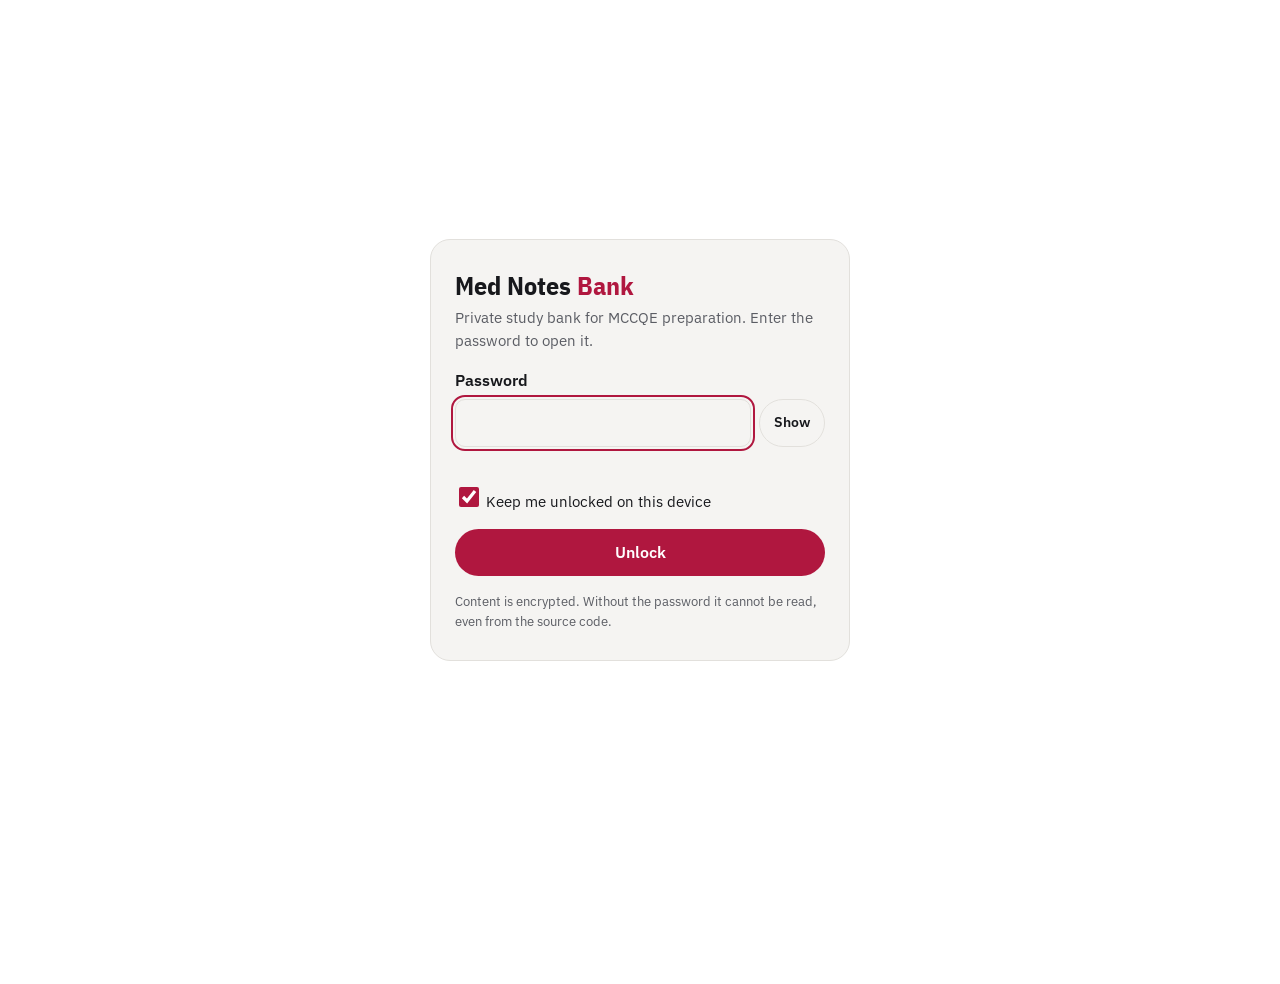
<file: site/index.html>
<!DOCTYPE html>
<html lang="en">
<head>
<meta charset="utf-8">
<meta name="viewport" content="width=device-width, initial-scale=1, viewport-fit=cover">
<meta http-equiv="Content-Security-Policy" content="default-src 'self'; script-src 'self'; style-src 'self' 'unsafe-inline'; img-src 'self' data: blob:; font-src 'self'; connect-src 'self'; worker-src 'self'; manifest-src 'self'; object-src 'none'; base-uri 'none'; form-action 'none'">
<meta name="referrer" content="no-referrer">
<meta name="robots" content="noindex, nofollow, noarchive">
<meta name="description" content="Private MCCQE study bank: notes, exam-style questions and flashcards.">
<meta name="color-scheme" content="light dark">
<meta name="theme-color" content="#b0173f">
<title>Med Notes Bank</title>
<link rel="icon" href="favicon.png" type="image/png">
<link rel="apple-touch-icon" href="assets/icons/apple-touch-icon.png">
<link rel="manifest" href="manifest.webmanifest">
<link rel="preload" href="assets/fonts/ibm-plex-sans-latin-400-normal.woff2" as="font" type="font/woff2" crossorigin>
<link rel="stylesheet" href="assets/app.css?v=943985dec4">
<script src="assets/vault.js?v=943985dec4" defer></script>
<script src="assets/app.js?v=943985dec4" defer></script>
</head>
<body class="locked">
<section id="lock" class="lock" role="main" aria-label="Unlock Med Notes Bank" hidden>
 <div class="lock-card">
  <h1 class="brand">Med Notes <b>Bank</b></h1>
  <p>Private study bank for MCCQE preparation. Enter the password to open it.</p>
  <form id="lockForm" autocomplete="on" novalidate>
   <input type="text" name="username" value="med-notes-bank" autocomplete="username" hidden>
   <label for="lockPw">Password</label>
   <div class="pwrow"><input class="inp" id="lockPw" name="password" type="password" autocomplete="current-password" autocapitalize="none" spellcheck="false" required aria-describedby="lockErr"><button type="button" class="btn ghost small" id="lockShow" aria-pressed="false" aria-label="Show password">Show</button></div>
   <p class="lock-err" id="lockErr" role="alert" aria-live="assertive"></p>
   <label class="lock-rem"><input type="checkbox" id="lockRemember" checked> Keep me unlocked on this device</label>
   <button class="btn" id="lockGo" type="submit" style="width:100%">Unlock</button>
  </form>
  <p id="lockUnsupported" hidden>This browser cannot open the encrypted bank. Use a current version of Chrome, Edge, Firefox or Safari.</p>
  <p class="lock-foot">Content is encrypted. Without the password it cannot be read, even from the source code.</p>
 </div>
</section>


<header class="top"><div class="wrap bar">
 <div class="brand">Med Notes <b>Bank</b></div>
 <span class="sync" id="sync" aria-live="polite"></span>
 <nav class="tabs" aria-label="Main">
  <a href="#home" data-v="home"><svg viewBox="0 0 24 24" fill="none" stroke="currentColor" stroke-width="2"><path d="M3 11l9-7 9 7v9a1 1 0 0 1-1 1h-5v-6H9v6H4a1 1 0 0 1-1-1z"/></svg>Home</a>
  <a href="#test" data-v="test"><svg viewBox="0 0 24 24" fill="none" stroke="currentColor" stroke-width="2"><rect x="4" y="3" width="16" height="18" rx="2"/><path d="M8 8h8M8 12h8M8 16h5"/></svg>Test</a>
  <a href="#cards" data-v="cards"><svg viewBox="0 0 24 24" fill="none" stroke="currentColor" stroke-width="2"><rect x="3" y="6" width="14" height="14" rx="2"/><path d="M7 3h12a2 2 0 0 1 2 2v12"/></svg>Cards</a>
  <a href="#browse" data-v="browse"><svg viewBox="0 0 24 24" fill="none" stroke="currentColor" stroke-width="2"><circle cx="11" cy="11" r="7"/><path d="M20 20l-4-4"/></svg>Notes</a>
  <a href="#more" data-v="more"><svg viewBox="0 0 24 24" fill="none" stroke="currentColor" stroke-width="2"><circle cx="5" cy="12" r="1.6"/><circle cx="12" cy="12" r="1.6"/><circle cx="19" cy="12" r="1.6"/></svg>More</a>
 </nav>
</div></header>
<main class="wrap" id="main"><p class="empty">Loading your question bank…</p></main>
<div class="zoom" id="zoom" role="dialog" aria-label="Source image viewer"><div class="zbar"><button type="button" id="zPrev" aria-label="Previous image">‹ Prev</button><span id="zCount"></span><button type="button" id="zNext" aria-label="Next image">Next ›</button><button type="button" id="zClose" aria-label="Close viewer">Close</button></div><img alt="Source screenshot"></div>
<dialog id="report"><form method="dialog" id="reportForm">
 <h3 style="font-size:22px;margin-bottom:6px">Report a problem</h3>
 <p class="muted" style="margin:0 0 12px;font-size:14px" id="reportQ"></p>
 <div class="chips" id="reportWhy" role="group" aria-label="Problem type">
  <button type="button" class="chip" aria-pressed="false" data-why="Wrong answer">Wrong answer</button>
  <button type="button" class="chip" aria-pressed="false" data-why="Ambiguous">Ambiguous</button>
  <button type="button" class="chip" aria-pressed="false" data-why="Typo / formatting">Typo / formatting</button>
  <button type="button" class="chip" aria-pressed="false" data-why="Not Canadian guidance">Not Canadian guidance</button>
 </div>
 <p style="margin:14px 0 6px;font-size:14px">Details (optional)</p>
 <textarea id="reportNote" aria-label="Details"></textarea>
 <div class="row" style="justify-content:flex-end;margin-top:14px"><button class="btn ghost small" value="cancel">Cancel</button><button class="btn small" value="send" id="reportSend">Send report</button></div>
</form></dialog>
<dialog id="finishDlg"><h3 style="font-size:22px;margin-bottom:6px">Finish this test?</h3>
 <p id="finishMsg" style="margin:0 0 14px"></p>
 <div class="row" style="justify-content:flex-end"><button class="btn ghost small" id="fGoUn">Go to first unanswered</button><button class="btn ghost small" id="fGoMk">Review marked</button><button class="btn small" id="fFinish">Finish test</button></div>
 <button class="linkbtn" id="fCancel" style="margin-top:6px">Keep working</button></dialog>
<dialog id="labsDlg" class="wide"><div class="th"><h3 style="font-size:22px">Lab values</h3><button class="btn ghost small" id="labsClose">Close</button></div>
 <p class="muted" style="font-size:13px;margin:4px 0 0">Typical adult reference ranges in SI units. Your lab's ranges may differ.</p>
 <input class="inp" id="labsQ" type="search" placeholder="Filter, e.g. sodium" aria-label="Filter lab values" style="margin-top:10px">
 <div class="conv" aria-label="Unit converter"><input class="inp" id="cvVal" type="number" inputmode="decimal" placeholder="Value" aria-label="Value to convert"><select class="inp" id="cvType" aria-label="Conversion">
  <option value="glu">Glucose mg/dL → mmol/L</option><option value="cre">Creatinine mg/dL → µmol/L</option><option value="chol">Cholesterol (LDL, HDL, total) mg/dL → mmol/L</option><option value="tg">Triglycerides mg/dL → mmol/L</option><option value="bili">Bilirubin mg/dL → µmol/L</option><option value="ca">Calcium mg/dL → mmol/L</option><option value="hb">Hemoglobin g/dL → g/L</option><option value="bun">BUN mg/dL → urea mmol/L</option></select><b id="cvOut" aria-live="polite">—</b></div>
 <div class="dlgbody" id="labsBody"></div></dialog>
<dialog id="keysDlg"><div class="th"><h3 style="font-size:22px">Keyboard shortcuts</h3><button class="btn ghost small" id="keysClose">Close</button></div>
 <table class="keys"><tbody>
 <tr><td><kbd>1</kbd>–<kbd>4</kbd> or <kbd>A</kbd>–<kbd>D</kbd></td><td>Choose an answer</td></tr>
 <tr><td><kbd>X</kbd> then <kbd>1</kbd>–<kbd>4</kbd></td><td>Cross out an option</td></tr>
 <tr><td><kbd>Enter</kbd></td><td>Submit answer / next question</td></tr>
 <tr><td><kbd>←</kbd> <kbd>→</kbd></td><td>Previous / next question (exam mode)</td></tr>
 <tr><td><kbd>F</kbd></td><td>Mark for review</td></tr>
 <tr><td><kbd>L</kbd></td><td>Lab values</td></tr>
 <tr><td><kbd>N</kbd></td><td>Jump to your note (after answering)</td></tr>
 <tr><td><kbd>Space</kbd>, then <kbd>1</kbd>–<kbd>4</kbd></td><td>Flashcards: reveal, then rate</td></tr>
 <tr><td><kbd>/</kbd></td><td>Search notes</td></tr>
 <tr><td><kbd>?</kbd></td><td>This list</td></tr>
 <tr><td><kbd>Esc</kbd></td><td>Close a viewer or dialog</td></tr></tbody></table></dialog>
<div class="toast" id="toast" role="status"></div>


<noscript><p style="padding:24px">Med Notes Bank needs JavaScript enabled.</p></noscript>
</body>
</html>
</file>
<file: site/assets/app.css>
@font-face{font-family:"IBM Plex Sans";font-style:normal;font-weight:400;font-display:swap;src:url(fonts/ibm-plex-sans-latin-400-normal.woff2) format("woff2")}
@font-face{font-family:"IBM Plex Sans";font-style:normal;font-weight:500;font-display:swap;src:url(fonts/ibm-plex-sans-latin-500-normal.woff2) format("woff2")}
@font-face{font-family:"IBM Plex Sans";font-style:normal;font-weight:600;font-display:swap;src:url(fonts/ibm-plex-sans-latin-600-normal.woff2) format("woff2")}
@font-face{font-family:"IBM Plex Sans Condensed";font-style:normal;font-weight:500;font-display:swap;src:url(fonts/ibm-plex-sans-condensed-latin-500-normal.woff2) format("woff2")}
@font-face{font-family:"IBM Plex Sans Condensed";font-style:normal;font-weight:600;font-display:swap;src:url(fonts/ibm-plex-sans-condensed-latin-600-normal.woff2) format("woff2")}
@font-face{font-family:"IBM Plex Sans Condensed";font-style:normal;font-weight:700;font-display:swap;src:url(fonts/ibm-plex-sans-condensed-latin-700-normal.woff2) format("woff2")}


/* VOICE: clinical, calm, exact — an exam-prep workstation, not a toy.
   IDEA: a question bank console: a ruled answer sheet, a navigator strip of numbered squares, a reviewer's red pen for flags.
   PICTURE: the question card itself (stem, lettered options, navigator) is the picture; the dashboard leads with your score by specialty.
   COLOUR and TYPE: white paper, near-black ink, one crimson accent; green/red only for right/wrong. Plex Sans Condensed headings, Plex Sans text.
   LAYOUT: single 860px column; sticky top bar on desktop, bottom tab bar on phones; tests take the whole screen. */
:root{color-scheme:light dark;
 --bg:light-dark(#ffffff,#121316);--panel:light-dark(#f5f4f2,#1b1c20);--panel2:light-dark(#ecebe8,#24262b);--ink:light-dark(#17181c,#ecebe8);--mute:light-dark(#5b5d64,#a3a5ab);
 --line:light-dark(#e2e0dc,#2e3035);--acc:light-dark(#b0173f,#ff6f8f);--accbg:light-dark(#fbe9ee,#3a1520);--onacc:light-dark(#fff,#24060f);
 --ok:light-dark(#1f7a4c,#6fd3a0);--okbg:light-dark(#e5f4ec,#12301f);--err:light-dark(#b3261e,#ff8a80);--errbg:light-dark(#fdecea,#3b1715);
 --old:light-dark(#8a5a00,#ffc857);--oldbg:light-dark(#fff4d6,#352a0e);--cau:light-dark(#9a4d00,#ffb070);--caubg:light-dark(#fff0e0,#35210f);--mk:light-dark(#b26b00,#ffc04d)}
:root[data-theme=light]{color-scheme:light}:root[data-theme=dark]{color-scheme:dark}
*{box-sizing:border-box;min-width:0}
body{margin:0;background:var(--bg);color:var(--ink);font:16px/1.55 "IBM Plex Sans",system-ui,sans-serif;overflow-x:clip;padding-bottom:84px}
h1,h2,h3{font-family:"IBM Plex Sans Condensed",sans-serif;line-height:1.12;margin:0;text-wrap:balance}
button,input,select,textarea{font:inherit;color:inherit}
button{cursor:pointer}
.wrap{max-width:860px;margin:0 auto;padding:0 max(4vw,14px)}
header.top{position:sticky;top:0;z-index:10;background:var(--bg);border-bottom:1px solid var(--line)}
.bar{display:flex;align-items:center;gap:12px;min-height:58px}
.brand{font:700 21px "IBM Plex Sans Condensed",sans-serif;white-space:nowrap}.brand b{color:var(--acc)}
.sync{font-size:12px;color:var(--mute);white-space:nowrap;margin-left:auto}
nav.tabs{display:flex;gap:2px}
nav.tabs a{display:flex;align-items:center;gap:6px;padding:8px 13px;border-radius:999px;text-decoration:none;color:var(--mute);font-weight:500;min-height:44px}
nav.tabs a.on{background:var(--ink);color:var(--bg)}
nav.tabs svg{width:18px;height:18px;flex:none}
main{padding-bottom:30px}
.h{font-size:clamp(26px,5vw,36px);margin:22px 0 6px}
.sub{color:var(--mute);margin:0 0 18px}
.sec-h{font-size:20px;margin:28px 0 10px}
.btn{display:inline-flex;align-items:center;justify-content:center;gap:8px;padding:11px 20px;border-radius:999px;border:0;background:var(--acc);color:var(--onacc);font-weight:600;min-height:46px;text-decoration:none}
.btn.ghost{background:none;border:1.5px solid var(--line);color:var(--ink)}
.btn.small{min-height:38px;padding:7px 14px;font-size:14px}
.btn:disabled{opacity:.45;cursor:not-allowed}
.row{display:flex;gap:10px;flex-wrap:wrap;align-items:center}
.muted{color:var(--mute)}
/* dashboard */
.kpis{display:grid;grid-template-columns:repeat(4,minmax(0,1fr));gap:10px;margin:8px 0 6px}
.kpi{background:var(--panel);border-radius:14px;padding:14px}
.kpi b{display:block;font:700 clamp(24px,4vw,32px) "IBM Plex Sans Condensed",sans-serif}
.kpi span{font-size:13px;color:var(--mute)}
.spec{display:grid;grid-template-columns:minmax(0,190px) minmax(0,1fr) auto;gap:10px;align-items:center;padding:7px 0;border-bottom:1px solid var(--line);font-size:15px}
.meter{height:10px;background:var(--panel2);border-radius:6px;overflow:hidden;position:relative}
.meter i{position:absolute;inset:0 auto 0 0;background:var(--ink);border-radius:6px}
.meter i.good{background:var(--ok)}.meter i.mid{background:var(--mk)}.meter i.low{background:var(--err)}
.spec em{font-style:normal;text-align:right;color:var(--mute);font-size:13px;white-space:nowrap}
.cta{display:grid;grid-template-columns:repeat(2,minmax(0,1fr));gap:10px;margin-top:16px}
.cta a{display:block;padding:18px;border-radius:16px;border:1.5px solid var(--line);text-decoration:none;color:inherit}
.cta a b{display:block;font:600 18px "IBM Plex Sans Condensed",system-ui,sans-serif;margin-bottom:2px}
.cta a.prim{background:var(--ink);color:var(--bg);border-color:var(--ink)}
.cta a span{font-size:14px;opacity:.8}
/* builder */
fieldset{border:0;padding:0;margin:0 0 20px}
legend{font:600 16px "IBM Plex Sans Condensed",system-ui,sans-serif;margin-bottom:8px;padding:0}
.chips{display:flex;flex-wrap:wrap;gap:6px}
.chip{border:1.5px solid var(--line);background:none;padding:7px 12px;border-radius:999px;font-size:14px;min-height:40px}
.chip[aria-pressed=true]{background:var(--accbg);border-color:var(--acc);color:var(--acc);font-weight:600}
.chip small{color:var(--mute);margin-left:4px;font-weight:400}
.seg{display:inline-flex;border:1.5px solid var(--line);border-radius:12px;overflow:hidden;flex-wrap:wrap}
.seg button{border:0;background:none;padding:10px 15px;min-height:44px}
.seg button[aria-pressed=true]{background:var(--ink);color:var(--bg)}
.hint{font-size:14px;color:var(--mute);margin-top:6px}
/* runner */
.runbar{display:flex;align-items:center;gap:12px;padding:10px 0;border-bottom:1px solid var(--line);position:sticky;top:58px;background:var(--bg);z-index:5}
.runbar .prog{flex:1;height:6px;background:var(--panel2);border-radius:4px;overflow:hidden}
.runbar .prog i{display:block;height:100%;background:var(--acc)}
.clock{font:600 15px "IBM Plex Sans Condensed",system-ui,sans-serif;font-variant-numeric:tabular-nums;white-space:nowrap}
.clock.warn{color:var(--err)}
.qhead{display:flex;justify-content:space-between;align-items:center;gap:10px;margin:18px 0 8px;flex-wrap:wrap}
.qmeta{font-size:13px;color:var(--mute)}
.stem{font-size:clamp(18px,2.6vw,21px);line-height:1.5;margin:0 0 6px;font-weight:500}
.clue{margin:10px 0 0;padding:12px 16px;border-left:4px solid var(--acc);background:var(--panel);border-radius:0 12px 12px 0;font-size:18px}
.opts{display:grid;gap:8px;margin:18px 0}
.opt{display:grid;grid-template-columns:34px minmax(0,1fr) 40px;align-items:center;gap:10px;border:1.5px solid var(--line);border-radius:14px;background:var(--bg);min-height:56px;padding:6px 6px 6px 10px;text-align:left}
.opt .let{width:30px;height:30px;border-radius:50%;border:1.5px solid var(--line);display:grid;place-items:center;font-weight:600;font-size:14px}
.opt.sel{border-color:var(--ink);background:var(--panel)}.opt.sel .let{background:var(--ink);color:var(--bg);border-color:var(--ink)}
.opt.right{border-color:var(--ok);background:var(--okbg)}.opt.right .let{background:var(--ok);color:#fff;border-color:var(--ok)}
.opt.wrong{border-color:var(--err);background:var(--errbg)}.opt.wrong .let{background:var(--err);color:#fff;border-color:var(--err)}
.opt.struck .txt{text-decoration:line-through;opacity:.45}
.opt .x{border:0;background:none;color:var(--mute);border-radius:8px;min-height:36px;font-size:18px}
.opt .x:hover{background:var(--panel2)}
.opt .pick{border:0;background:none;padding:0;text-align:left;display:contents}
.qnav{display:flex;gap:8px;justify-content:space-between;flex-wrap:wrap;margin-top:6px}
.grid{display:flex;flex-wrap:wrap;gap:6px;margin:18px 0}
.grid button{width:40px;height:40px;border-radius:9px;border:1.5px solid var(--line);background:none;font-size:14px;font-weight:600;position:relative}
.grid button.ans{background:var(--panel2)}
.grid button.cur{border-color:var(--acc);color:var(--acc)}
.grid button.r{background:var(--okbg);border-color:var(--ok)}.grid button.w{background:var(--errbg);border-color:var(--err)}
.grid button.mk::after{content:"";position:absolute;top:-4px;right:-4px;width:10px;height:10px;border-radius:50%;background:var(--mk);border:2px solid var(--bg)}
.mark[aria-pressed=true]{border-color:var(--mk);color:var(--mk)}
.expl{border-top:1px solid var(--line);margin-top:6px;padding-top:16px}
.verdict{font:700 20px "IBM Plex Sans Condensed",system-ui,sans-serif;margin:0 0 6px}
.verdict.r{color:var(--ok)}.verdict.w{color:var(--err)}
.expl h2.eh{margin:14px 0 4px;font-size:14px;color:var(--mute);font-weight:600}
.expl ul{margin:0;padding-left:20px}
.srcimgs img{max-height:320px;border-radius:10px;border:1px solid var(--line);margin-top:8px;max-width:100%}
.stat-line{font-size:13px;color:var(--mute);margin-top:10px}
/* results */
.score{display:flex;gap:20px;align-items:center;flex-wrap:wrap;margin:14px 0}
.ring{width:132px;height:132px;flex:none}
.reviewlist{list-style:none;padding:0;margin:0}
.reviewlist li{display:grid;grid-template-columns:28px minmax(0,1fr);gap:10px;padding:12px 0;border-bottom:1px solid var(--line);cursor:pointer}
.dot{width:22px;height:22px;border-radius:50%;display:grid;place-items:center;font-size:12px;font-weight:700;color:#fff;margin-top:2px}
.dot.r{background:var(--ok)}.dot.w{background:var(--err)}.dot.s{background:var(--mute)}
table.hist{width:100%;border-collapse:collapse;font-size:15px}
table.hist th,table.hist td{padding:9px 6px;border-bottom:1px solid var(--line);text-align:left}
table.hist td.n,table.hist th.n{text-align:right;font-variant-numeric:tabular-nums}
/* flashcards */
.fc{border:1.5px solid var(--line);border-radius:20px;padding:clamp(20px,4vw,34px);min-height:260px;margin-top:10px}
.fc .ans{margin-top:18px;padding-top:16px;border-top:1px dashed var(--line);font-size:19px}
.rate{display:grid;grid-template-columns:repeat(4,minmax(0,1fr));gap:8px;margin-top:16px}
.rate button{padding:10px 4px;border-radius:12px;border:1.5px solid var(--line);background:var(--bg);min-height:56px;font-weight:600}
.rate button small{display:block;font-weight:400;color:var(--mute);font-size:12px}
/* browse */
.search{display:flex;gap:8px;margin:14px 0 10px}
.search input{flex:1;font-size:16px;padding:12px 14px;border:1.5px solid var(--line);border-radius:12px;background:var(--panel);min-height:46px}
.hscroll{display:flex;gap:6px;overflow-x:auto;padding-bottom:8px;scrollbar-width:none}
.hscroll .chip{flex:none;white-space:nowrap}
.topic{border-bottom:1px solid var(--line);padding:16px 0}
.topic h2{font-size:21px}
.topic .spn{font-size:13px;color:var(--mute);margin-top:2px}
.facts h3.fsec{margin:12px 0 2px;font:600 14px "IBM Plex Sans",system-ui,sans-serif;color:var(--mute)}
.facts ul{list-style:none;margin:4px 0 0;padding:0}
.facts li{padding:4px 0 4px 14px;border-left:3px solid transparent;position:relative}
.facts li::before{content:"";position:absolute;left:3px;top:14px;width:4px;height:4px;border-radius:50%;background:var(--mute)}
.facts li.error{border-color:var(--err);background:var(--errbg)}.facts li.outdated{border-color:var(--old);background:var(--oldbg)}.facts li.caution{border-color:var(--cau);background:var(--caubg)}
.facts li.error::before,.facts li.outdated::before,.facts li.caution::before{display:none}
.flag{display:block;font-size:14px;margin-top:3px}
li.error .flag b,.cnote.error b{color:var(--err)}li.outdated .flag b{color:var(--old)}li.caution .flag b,.cnote.caution b{color:var(--cau)}
.cnote{margin:10px 0 0;padding:10px 12px;border-radius:10px;background:var(--caubg);font-size:15px}.cnote.error{background:var(--errbg)}
.tmeta{display:flex;gap:10px;flex-wrap:wrap;align-items:center;margin-top:8px;font-size:13px;color:var(--mute)}
.badge{font-size:12px;padding:2px 9px;border-radius:999px;border:1px solid var(--line)}
.linkbtn{border:0;background:none;color:var(--acc);font-weight:600;padding:6px 0;min-height:36px;font-size:14px}
.imgs{display:flex;gap:8px;overflow-x:auto;margin-top:10px}
.imgs img{height:260px;border-radius:8px;border:1px solid var(--line);cursor:zoom-in;flex:none}
.ocr{white-space:pre-wrap;font-size:14px;color:var(--mute);margin-top:8px;max-height:220px;overflow:auto;background:var(--panel);padding:10px;border-radius:8px}
mark{background:var(--accbg);color:inherit;border-radius:3px}
.empty{padding:40px 0;color:var(--mute);text-align:center}
/* modal */
dialog{border:0;border-radius:18px;padding:22px;max-width:460px;width:calc(100% - 28px);background:var(--bg);color:var(--ink);box-shadow:0 20px 60px rgba(0,0,0,.35)}
dialog::backdrop{background:rgba(0,0,0,.45)}
dialog textarea{width:100%;min-height:80px;border:1.5px solid var(--line);border-radius:10px;padding:10px;background:var(--panel);font-size:16px}
.zoom{position:fixed;inset:0;background:rgba(0,0,0,.88);z-index:30;display:none;overflow:auto;padding:16px;text-align:center}
.zoom img{max-width:100%;border-radius:8px}.zoom.on{display:block}
.toast{position:fixed;left:50%;bottom:96px;transform:translateX(-50%);background:var(--ink);color:var(--bg);padding:10px 16px;border-radius:999px;font-size:14px;z-index:40;opacity:0;pointer-events:none;transition:opacity .2s}
.toast.on{opacity:1}
:focus-visible{outline:2px solid var(--acc);outline-offset:2px}
.kbd{font-size:12px;color:var(--mute)}
@media(max-width:700px){
 nav.tabs{position:fixed;bottom:0;left:0;right:0;justify-content:space-around;background:var(--bg);border-top:1px solid var(--line);padding:6px 4px calc(6px + env(safe-area-inset-bottom));z-index:12}
 nav.tabs a{flex-direction:column;gap:2px;font-size:11px;padding:6px 8px;min-width:58px;border-radius:12px}
 nav.tabs a.on{background:var(--accbg);color:var(--acc)}
 .kpis{grid-template-columns:repeat(2,minmax(0,1fr))}
 .spec{grid-template-columns:minmax(0,1fr) auto;row-gap:4px}.spec .meter{grid-column:1/-1;grid-row:2}
 .cta{grid-template-columns:minmax(0,1fr)}
 .kbd{display:none}
 .runbar{top:58px}
 .imgs img{height:200px}
 body.testing nav.tabs{display:none}body.testing{padding-bottom:20px}}
@media(prefers-reduced-motion:no-preference){.fadein{animation:fi .16s ease-out}@keyframes fi{from{opacity:0;transform:translateY(5px)}}}

/* ---- v2 additions ---- */
body{font-size:var(--fs,16px)}
.tools{display:flex;gap:6px;flex-wrap:wrap}
.qid{font-size:12px;color:var(--mute);font-variant-numeric:tabular-nums}
.field{display:block;margin:0 0 14px}
.field>span{display:block;font:600 15px "IBM Plex Sans Condensed",system-ui,sans-serif;margin-bottom:6px}
.inp,select.inp,textarea.inp{width:100%;font-size:16px;padding:10px 12px;border:1.5px solid var(--line);border-radius:10px;background:var(--panel);min-height:44px}
textarea.inp{min-height:84px;resize:vertical}
.inp.num{width:110px}
.mynote{margin-top:14px}
.mynote textarea{width:100%;min-height:64px;font-size:15px;padding:8px 10px;border:1.5px dashed var(--line);border-radius:10px;background:var(--bg)}
.mynote .muted{font-size:12px}
.chgs{display:flex;gap:8px;flex-wrap:wrap;margin:6px 0}
.pill{font-size:13px;padding:3px 10px;border-radius:999px;background:var(--panel2)}
.pill.r{background:var(--okbg);color:var(--ok)}.pill.w{background:var(--errbg);color:var(--err)}
.morelist{display:grid;grid-template-columns:repeat(2,minmax(0,1fr));gap:10px;margin-top:14px}
.morelist a,.morelist button{display:block;text-align:left;padding:16px;border-radius:16px;border:1.5px solid var(--line);text-decoration:none;color:inherit;background:none}
.morelist b{display:block;font:600 18px "IBM Plex Sans Condensed",system-ui,sans-serif}
.morelist span{font-size:14px;color:var(--mute)}
.trend{width:100%;height:auto;display:block}
.heat{display:grid;grid-template-rows:repeat(7,14px);grid-auto-flow:column;grid-auto-columns:14px;gap:3px;overflow-x:auto;padding:4px 0}
.heat i{width:14px;height:14px;border-radius:3px;background:var(--panel2)}
.heat i.l1{background:color-mix(in srgb,var(--acc) 30%,var(--panel2))}.heat i.l2{background:color-mix(in srgb,var(--acc) 60%,var(--panel2))}.heat i.l3{background:var(--acc)}
.heat i.today{outline:2px solid var(--ink);outline-offset:1px}
.wk{width:100%;border-collapse:collapse;font-size:15px}
.wk td,.wk th{padding:8px 6px;border-bottom:1px solid var(--line);text-align:left;vertical-align:top}
.wk .n{text-align:right;font-variant-numeric:tabular-nums;white-space:nowrap}
.plan{background:var(--panel);border-radius:16px;padding:16px;margin:14px 0}
.plan h2{font-size:19px;margin-bottom:6px}
.star{border:0;background:none;font-size:20px;line-height:1;color:var(--mute);min-height:36px;min-width:36px;border-radius:8px}
.star[aria-pressed=true]{color:var(--mk)}
.th{display:flex;gap:8px;align-items:flex-start;justify-content:space-between}
dialog.wide{max-width:680px}
.dlgbody{max-height:min(68vh,620px);overflow:auto;margin:10px -4px 0;padding:0 4px}
.labs{width:100%;border-collapse:collapse;font-size:14px}
.labs th{font:600 13px "IBM Plex Sans",system-ui,sans-serif;color:var(--mute);text-align:left;padding:12px 6px 4px;border-bottom:1px solid var(--line)}
.labs td{padding:6px;border-bottom:1px solid var(--line)}
.labs td.v{white-space:nowrap;font-variant-numeric:tabular-nums}
.conv{display:flex;gap:8px;flex-wrap:wrap;align-items:center;background:var(--panel);padding:10px;border-radius:12px;margin-top:10px}
.conv .inp{width:auto;flex:1 1 120px}
.zoom .zbar{position:sticky;top:0;display:flex;justify-content:space-between;align-items:center;gap:8px;margin-bottom:10px;color:#fff}
.zoom .zbar button{background:rgba(255,255,255,.14);color:#fff;border:0;border-radius:999px;min-height:42px;padding:6px 16px;font-weight:600}
.keys{width:100%;border-collapse:collapse;font-size:15px}.keys td{padding:6px 4px;border-bottom:1px solid var(--line)}
kbd{font:600 13px ui-monospace,monospace;border:1px solid var(--line);border-bottom-width:2px;border-radius:6px;padding:1px 6px;background:var(--panel)}
.err-msg{color:var(--err);font-size:14px;margin:6px 0 0}
.optrow{display:grid;grid-template-columns:auto minmax(0,1fr);gap:8px;align-items:center;margin-bottom:8px}
.optrow input[type=radio]{width:22px;height:22px;accent-color:var(--acc)}
.factpick{display:flex;flex-direction:column;gap:6px;max-height:220px;overflow:auto;margin-top:6px}
.factpick button{text-align:left;border:1px solid var(--line);background:var(--bg);border-radius:10px;padding:8px 10px;font-size:14px}
@media(max-width:700px){.morelist{grid-template-columns:minmax(0,1fr)}}

.lead{font-weight:700;margin:10px 0 4px;font-size:1.02em}
ul.why{list-style:none;padding:0;margin:0}ul.why li{padding:6px 8px;border-radius:8px;margin:2px 0;font-size:15px}ul.why li span{color:var(--mute)}ul.why li.ok{background:var(--okbg,rgba(30,140,80,.10))}ul.why li.ok b{color:var(--ok)}ul.why li.bad{background:var(--errbg)}
.mock{display:flex;gap:14px;align-items:center;justify-content:space-between;flex-wrap:wrap;border:1.5px solid var(--acc);border-radius:16px;padding:14px 16px;margin:8px 0 18px}
h3.mini{font-size:15px;margin:14px 0 4px;color:var(--mute)}
.ca{color:var(--acc);font-weight:600}
.sr-only{position:absolute!important;width:1px;height:1px;padding:0;margin:-1px;overflow:hidden;clip:rect(0,0,0,0);white-space:nowrap;border:0}

/* ---------- standalone site additions ---------- */
[hidden]{display:none!important}
body.locked>*:not(#lock):not(script){display:none!important}
.lock{min-height:100svh;display:grid;place-items:center;padding:24px}
.lock-card{width:100%;max-width:420px;border:1.5px solid var(--line);border-radius:20px;padding:28px 24px;background:var(--panel)}
.lock-card .brand{font:700 26px "IBM Plex Sans Condensed",system-ui,sans-serif;margin:0 0 4px}
.lock-card p{margin:0 0 16px;color:var(--mute);font-size:15px}
.lock-card label{display:block;font-weight:600;margin:0 0 6px}
.pwrow{display:flex;gap:8px}.pwrow .inp{flex:1;min-width:0;font-size:17px}
.lock-err{color:var(--err);min-height:1.4em;margin:8px 0 0;font-size:15px}
.lock-rem{display:flex;gap:8px;align-items:center;font-weight:400!important;margin:12px 0 16px!important;font-size:15px}
.lock-rem input{width:20px;height:20px}
.lock-foot{margin:16px 0 0!important;font-size:13px!important}
.morebtn{all:unset;box-sizing:border-box;display:block;width:100%;cursor:pointer}
.morelist .morebtn{padding:14px 0;border-bottom:1px solid var(--line)}
.morelist .morebtn b{display:block}.morelist .morebtn span{display:block;color:var(--mute);font-size:14px}
.morebtn:focus-visible{outline:2px solid var(--acc);outline-offset:2px;border-radius:6px}
input[type=checkbox],input[type=radio]{accent-color:var(--acc)}
</file>
